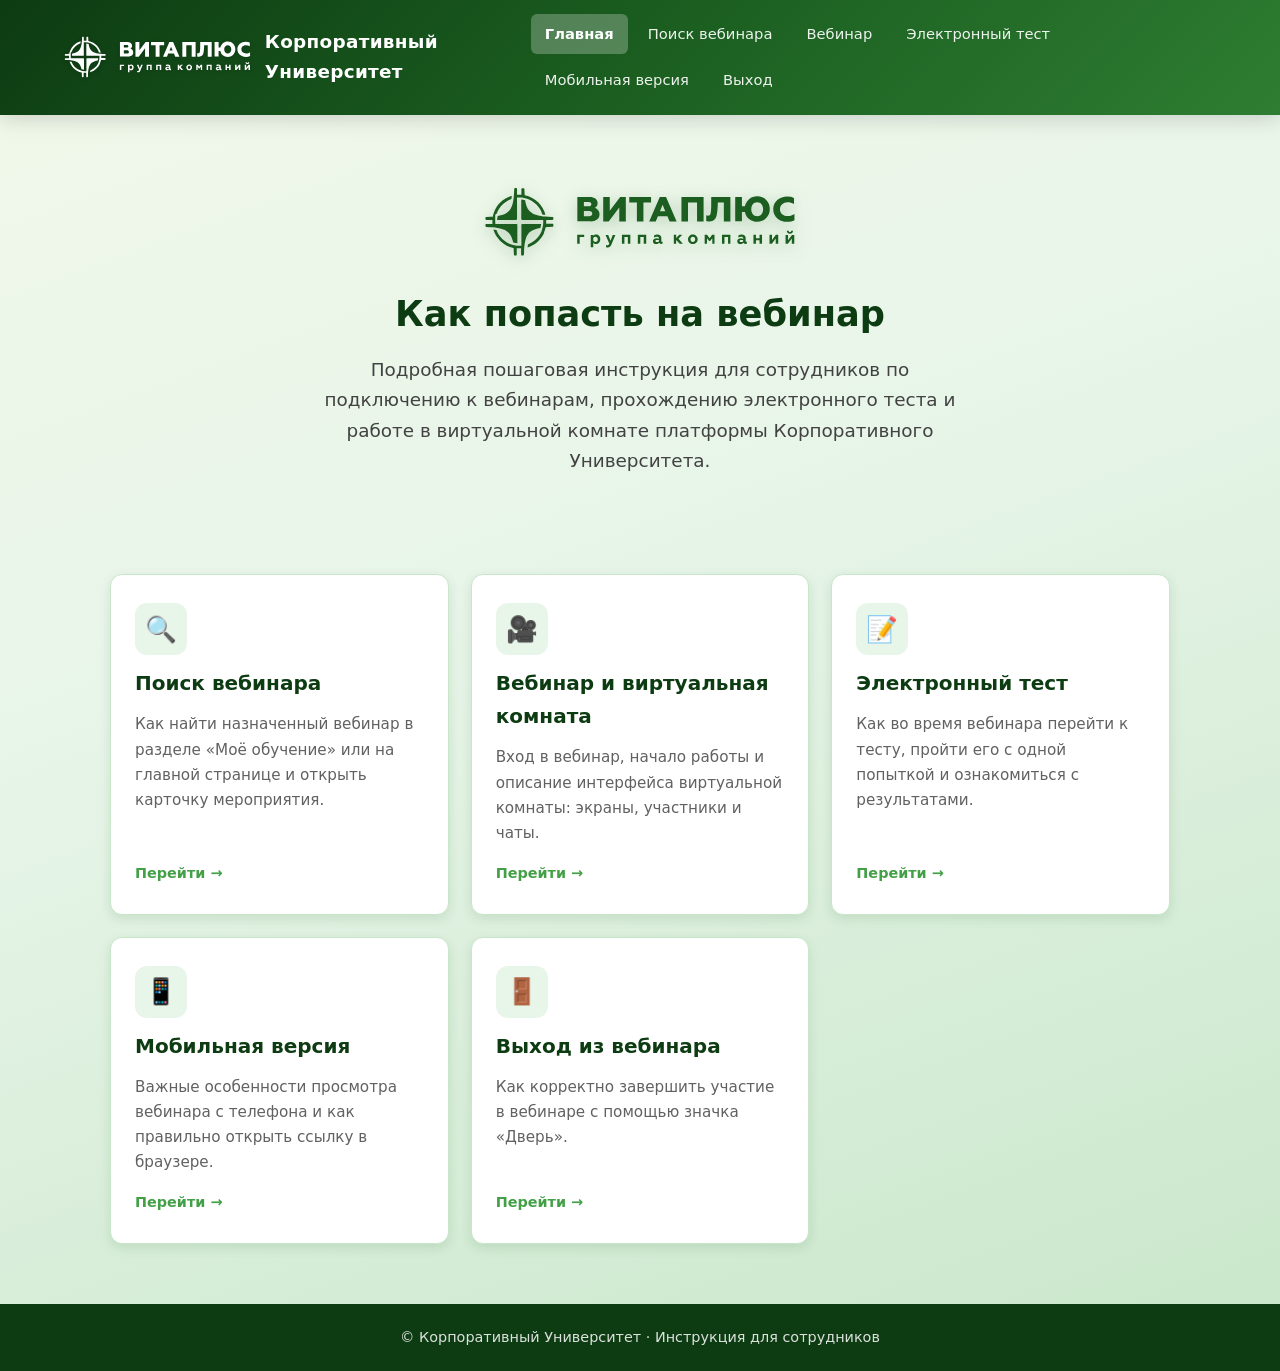
<file: index.html>
<!DOCTYPE html>
<html lang="ru">
<head>
  <meta charset="UTF-8">
  <meta name="viewport" content="width=device-width, initial-scale=1.0">
  <title>Инструкция по работе с вебинарами — Корпоративный Университет</title>
  <link rel="stylesheet" href="styles.css">
</head>
<body>
  <header class="header">
    <div class="header-inner">
      <a href="index.html" class="logo-link">
        <img src="logo.svg" alt="Логотип" class="logo-img">
        <span class="logo-text">Корпоративный Университет</span>
      </a>
      <button class="menu-toggle" aria-label="Меню" onclick="document.querySelector('.nav').classList.toggle('open')">☰</button>
      <nav class="nav">
        <a href="index.html" class="active">Главная</a>
        <a href="search.html">Поиск вебинара</a>
        <a href="webinar.html">Вебинар</a>
        <a href="test.html">Электронный тест</a>
        <a href="mobile.html">Мобильная версия</a>
        <a href="exit.html">Выход</a>
      </nav>
    </div>
  </header>

  <main class="main">
    <section class="hero">
      <img src="logo-green.svg" alt="Корпоративный Университет" class="hero-logo">
      <h1>Как попасть на вебинар</h1>
      <p>Подробная пошаговая инструкция для сотрудников по подключению к вебинарам, прохождению электронного теста и работе в виртуальной комнате платформы Корпоративного Университета.</p>
    </section>

    <div class="sections-grid">
      <a href="search.html" class="section-card">
        <div class="icon">🔍</div>
        <h2>Поиск вебинара</h2>
        <p>Как найти назначенный вебинар в разделе «Моё обучение» или на главной странице и открыть карточку мероприятия.</p>
        <span class="arrow">Перейти →</span>
      </a>

      <a href="webinar.html" class="section-card">
        <div class="icon">🎥</div>
        <h2>Вебинар и виртуальная комната</h2>
        <p>Вход в вебинар, начало работы и описание интерфейса виртуальной комнаты: экраны, участники и чаты.</p>
        <span class="arrow">Перейти →</span>
      </a>

      <a href="test.html" class="section-card">
        <div class="icon">📝</div>
        <h2>Электронный тест</h2>
        <p>Как во время вебинара перейти к тесту, пройти его с одной попыткой и ознакомиться с результатами.</p>
        <span class="arrow">Перейти →</span>
      </a>

      <a href="mobile.html" class="section-card">
        <div class="icon">📱</div>
        <h2>Мобильная версия</h2>
        <p>Важные особенности просмотра вебинара с телефона и как правильно открыть ссылку в браузере.</p>
        <span class="arrow">Перейти →</span>
      </a>

      <a href="exit.html" class="section-card">
        <div class="icon">🚪</div>
        <h2>Выход из вебинара</h2>
        <p>Как корректно завершить участие в вебинаре с помощью значка «Дверь».</p>
        <span class="arrow">Перейти →</span>
      </a>
    </div>
  </main>

  <footer class="footer">
    <p>© Корпоративный Университет · Инструкция для сотрудников</p>
  </footer>

  <script>
    // Close mobile menu on link click
    document.querySelectorAll('.nav a').forEach(a => {
      a.addEventListener('click', () => document.querySelector('.nav').classList.remove('open'));
    });
  </script>
</body>
</html>
</file>
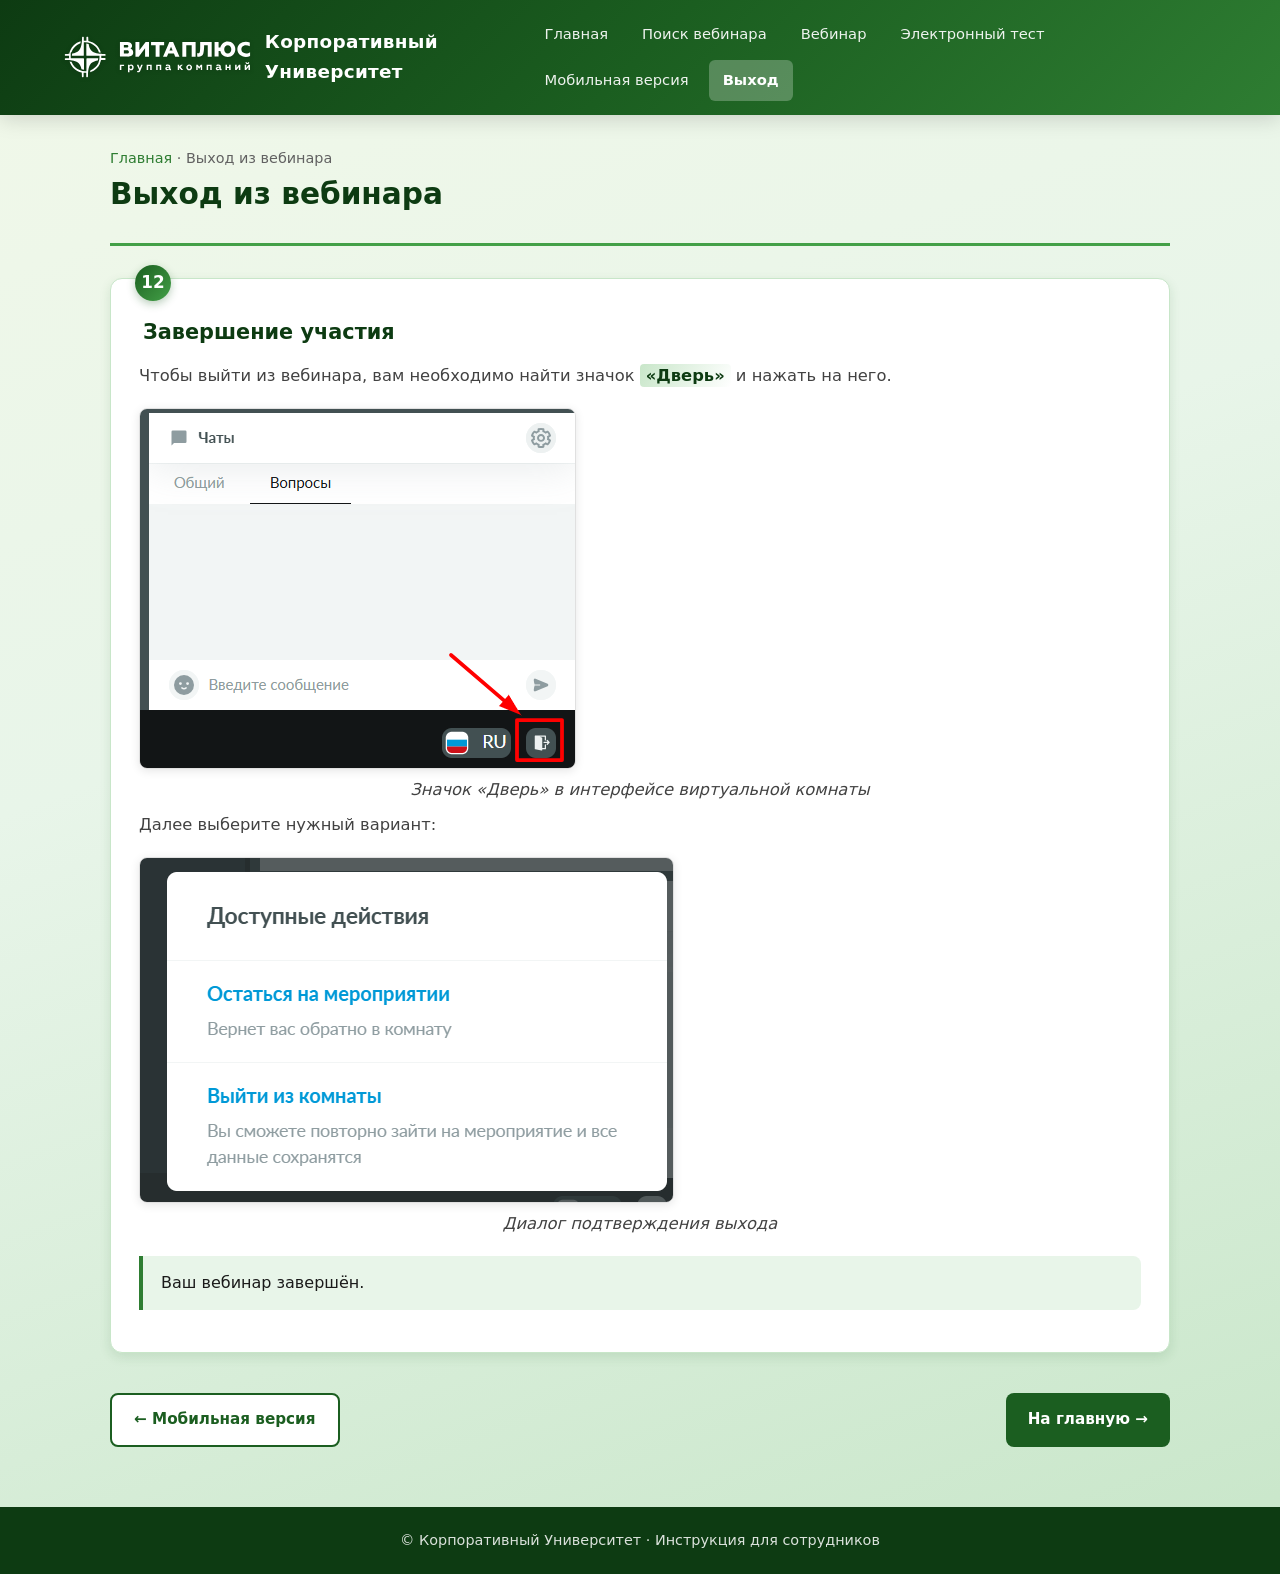
<file: exit.html>
<!DOCTYPE html>
<html lang="ru">
<head>
  <meta charset="UTF-8">
  <meta name="viewport" content="width=device-width, initial-scale=1.0">
  <title>Выход из вебинара — Корпоративный Университет</title>
  <link rel="stylesheet" href="styles.css">
</head>
<body>
  <header class="header">
    <div class="header-inner">
      <a href="index.html" class="logo-link">
        <img src="logo.svg" alt="Логотип" class="logo-img">
        <span class="logo-text">Корпоративный Университет</span>
      </a>
      <button class="menu-toggle" aria-label="Меню" onclick="document.querySelector('.nav').classList.toggle('open')">☰</button>
      <nav class="nav">
        <a href="index.html">Главная</a>
        <a href="search.html">Поиск вебинара</a>
        <a href="webinar.html">Вебинар</a>
        <a href="test.html">Электронный тест</a>
        <a href="mobile.html">Мобильная версия</a>
        <a href="exit.html" class="active">Выход</a>
      </nav>
    </div>
  </header>

  <main class="main">
    <div class="page-header">
      <div class="breadcrumb"><a href="index.html">Главная</a> · Выход из вебинара</div>
      <h1>Выход из вебинара</h1>
    </div>

    <div class="step">
      <div class="step-number">12</div>
      <h2>Завершение участия</h2>
      <p>Чтобы выйти из вебинара, вам необходимо найти значок <span class="highlight">«Дверь»</span> и нажать на него.</p>
      <img src="image14.png" alt="Значок Дверь для выхода">
      <p class="img-caption">Значок «Дверь» в интерфейсе виртуальной комнаты</p>
      <p>Далее выберите нужный вариант:</p>
      <img src="image12.png" alt="Подтверждение выхода из вебинара">
      <p class="img-caption">Диалог подтверждения выхода</p>
      <div class="success">
        Ваш вебинар завершён.
      </div>
    </div>

    <div class="page-nav">
      <a href="mobile.html" class="btn btn-secondary">← Мобильная версия</a>
      <a href="index.html" class="btn btn-primary">На главную →</a>
    </div>
  </main>

  <footer class="footer">
    <p>© Корпоративный Университет · Инструкция для сотрудников</p>
  </footer>

  <script>
    document.querySelectorAll('.nav a').forEach(a => {
      a.addEventListener('click', () => document.querySelector('.nav').classList.remove('open'));
    });
  </script>
</body>
</html>
</file>
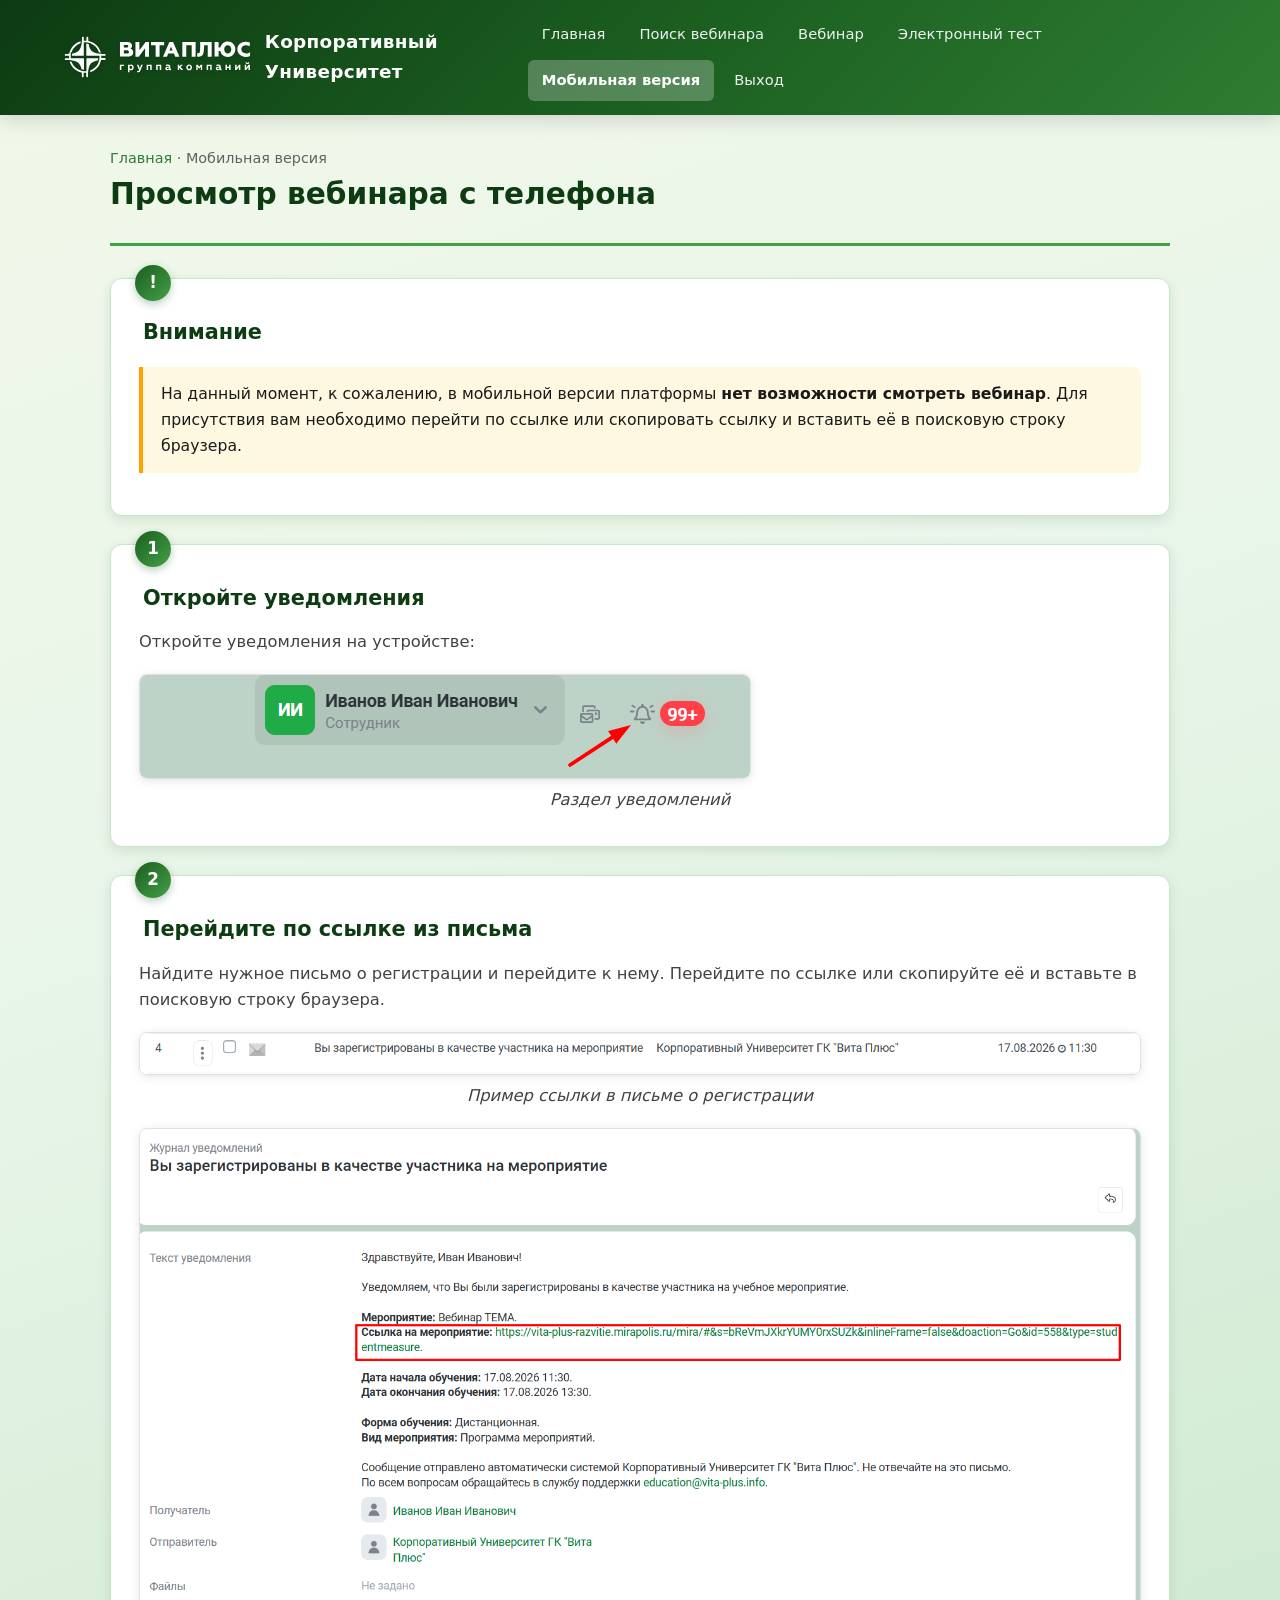
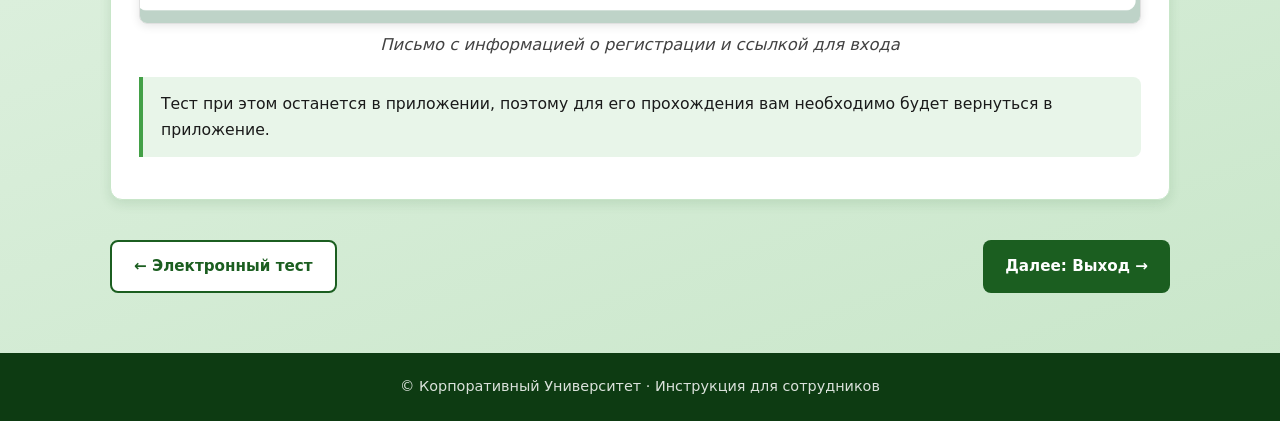
<file: mobile.html>
<!DOCTYPE html>
<html lang="ru">
<head>
  <meta charset="UTF-8">
  <meta name="viewport" content="width=device-width, initial-scale=1.0">
  <title>Мобильная версия — Корпоративный Университет</title>
  <link rel="stylesheet" href="styles.css">
</head>
<body>
  <header class="header">
    <div class="header-inner">
      <a href="index.html" class="logo-link">
        <img src="logo.svg" alt="Логотип" class="logo-img">
        <span class="logo-text">Корпоративный Университет</span>
      </a>
      <button class="menu-toggle" aria-label="Меню" onclick="document.querySelector('.nav').classList.toggle('open')">☰</button>
      <nav class="nav">
        <a href="index.html">Главная</a>
        <a href="search.html">Поиск вебинара</a>
        <a href="webinar.html">Вебинар</a>
        <a href="test.html">Электронный тест</a>
        <a href="mobile.html" class="active">Мобильная версия</a>
        <a href="exit.html">Выход</a>
      </nav>
    </div>
  </header>

  <main class="main">
    <div class="page-header">
      <div class="breadcrumb"><a href="index.html">Главная</a> · Мобильная версия</div>
      <h1>Просмотр вебинара с телефона</h1>
    </div>

    <div class="step">
      <div class="step-number">!</div>
      <h2>Внимание</h2>
      <div class="warning">
        На данный момент, к сожалению, в мобильной версии платформы <strong>нет возможности смотреть вебинар</strong>.
        Для присутствия вам необходимо перейти по ссылке или скопировать ссылку и вставить её в поисковую строку браузера.
      </div>
    </div>

    <div class="step">
      <div class="step-number">1</div>
      <h2>Откройте уведомления</h2>
      <p>Откройте уведомления на устройстве:</p>
      <img src="image6.png" alt="Уведомления на телефоне">
      <p class="img-caption">Раздел уведомлений</p>
    </div>

    <div class="step">
      <div class="step-number">2</div>
      <h2>Перейдите по ссылке из письма</h2>
      <p>Найдите нужное письмо о регистрации и перейдите к нему. Перейдите по ссылке или скопируйте её и вставьте в поисковую строку браузера.</p>
      <img src="image9.png" alt="Ссылка в письме">
      <p class="img-caption">Пример ссылки в письме о регистрации</p>
      <img src="image13.png" alt="Письмо с регистрацией на вебинар">
      <p class="img-caption">Письмо с информацией о регистрации и ссылкой для входа</p>
      <div class="note">
        Тест при этом останется в приложении, поэтому для его прохождения вам необходимо будет вернуться в приложение.
      </div>
    </div>

    <div class="page-nav">
      <a href="test.html" class="btn btn-secondary">← Электронный тест</a>
      <a href="exit.html" class="btn btn-primary">Далее: Выход →</a>
    </div>
  </main>

  <footer class="footer">
    <p>© Корпоративный Университет · Инструкция для сотрудников</p>
  </footer>

  <script>
    document.querySelectorAll('.nav a').forEach(a => {
      a.addEventListener('click', () => document.querySelector('.nav').classList.remove('open'));
    });
  </script>
</body>
</html>
</file>
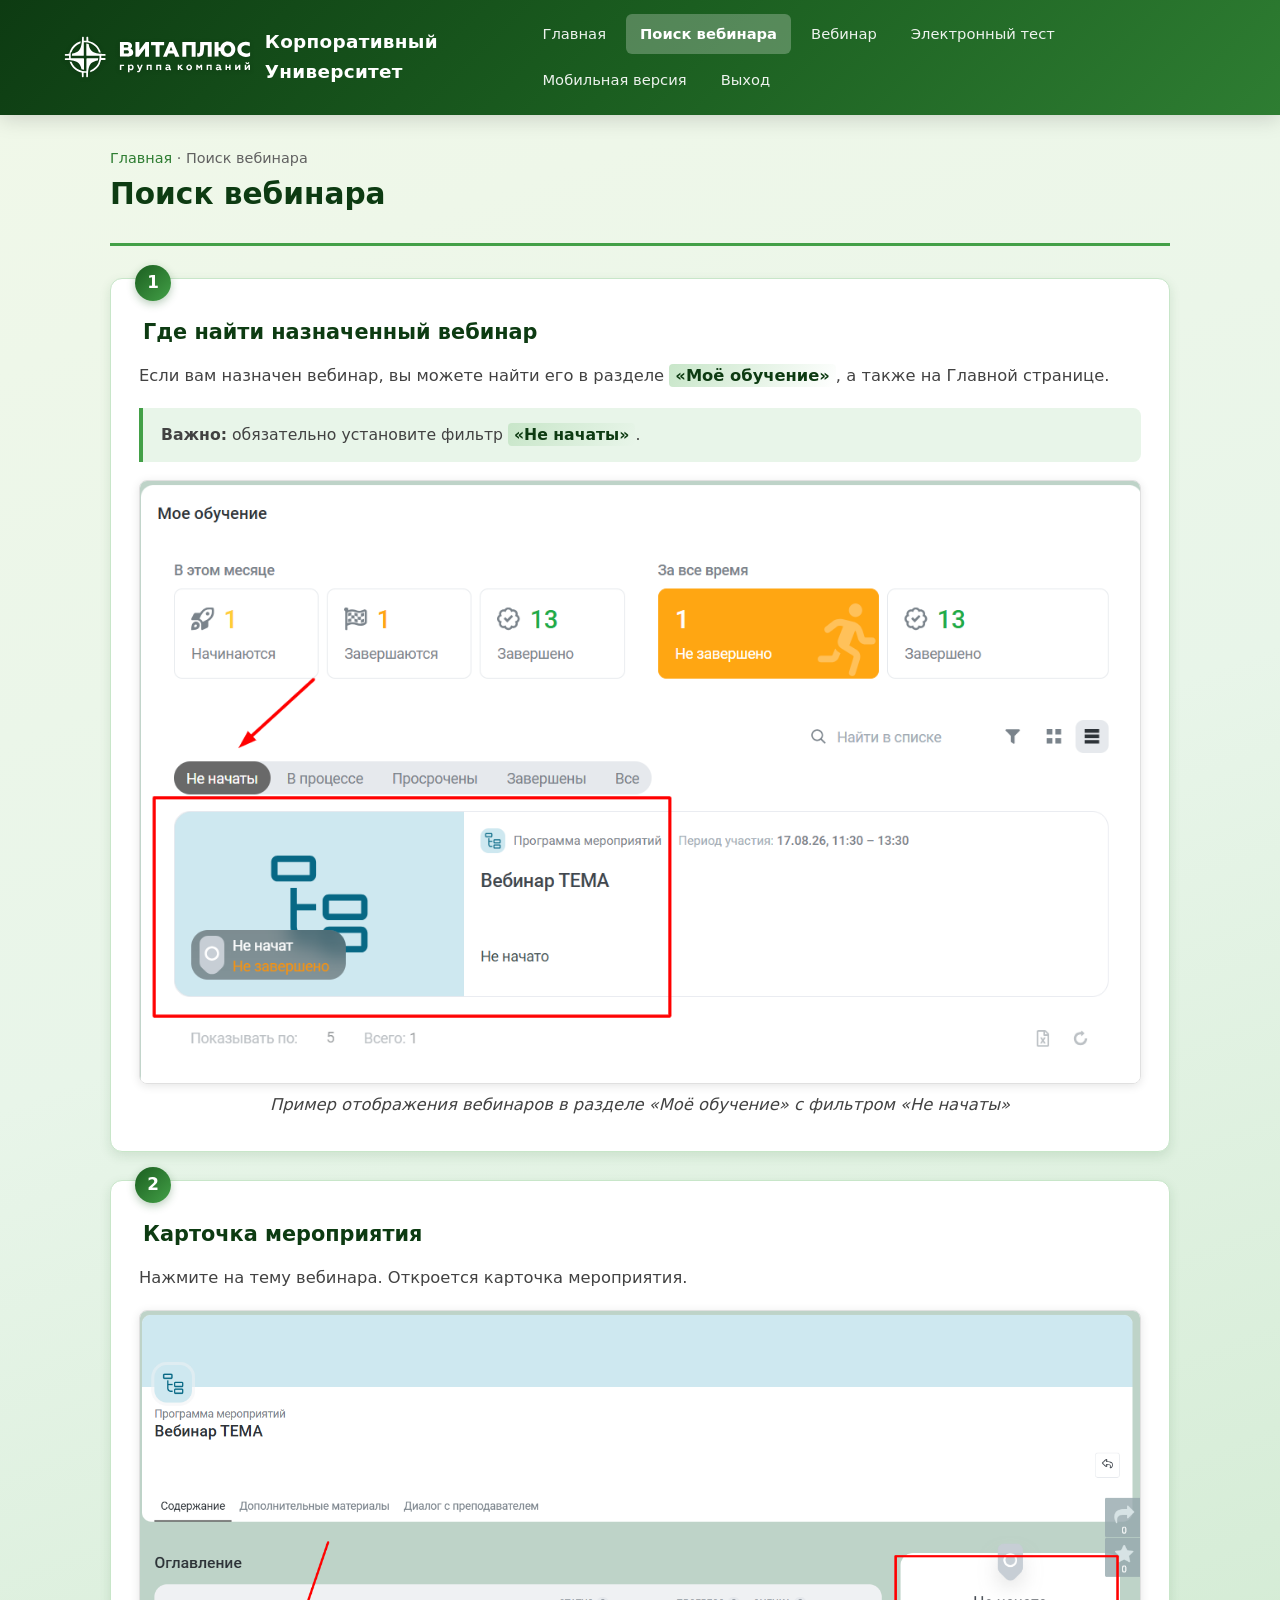
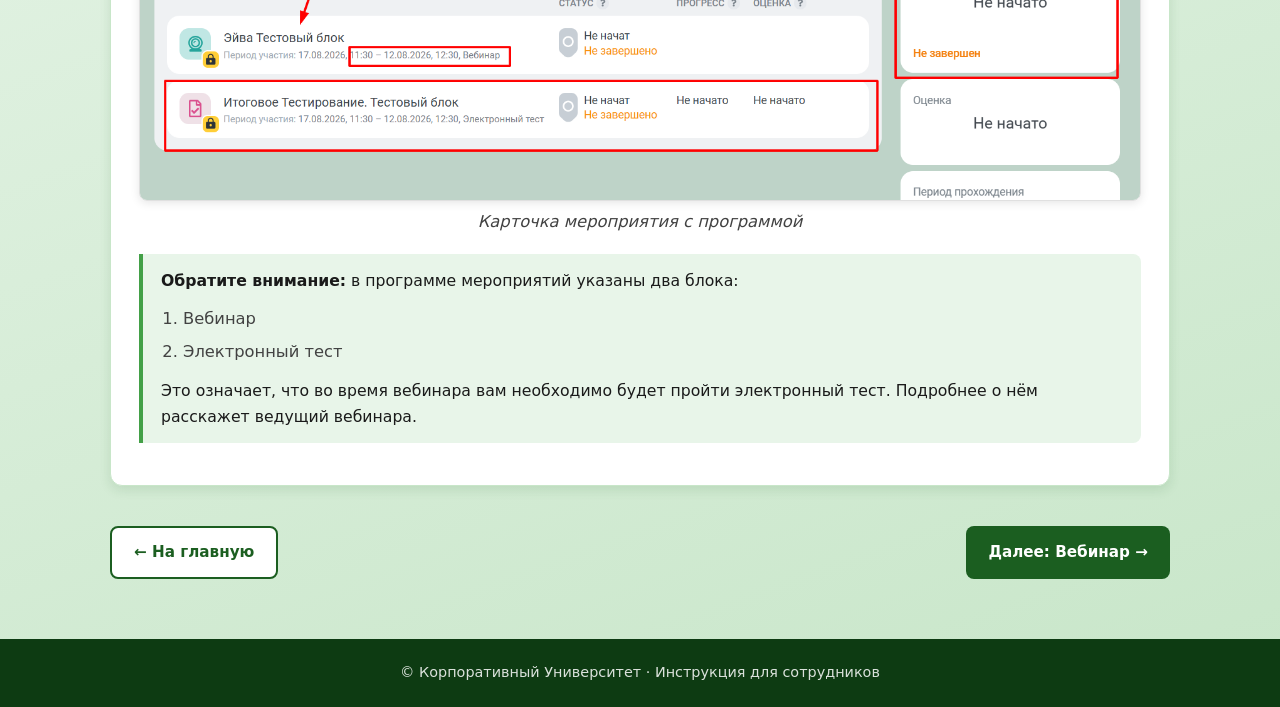
<file: search.html>
<!DOCTYPE html>
<html lang="ru">
<head>
  <meta charset="UTF-8">
  <meta name="viewport" content="width=device-width, initial-scale=1.0">
  <title>Поиск вебинара — Корпоративный Университет</title>
  <link rel="stylesheet" href="styles.css">
</head>
<body>
  <header class="header">
    <div class="header-inner">
      <a href="index.html" class="logo-link">
        <img src="logo.svg" alt="Логотип" class="logo-img">
        <span class="logo-text">Корпоративный Университет</span>
      </a>
      <button class="menu-toggle" aria-label="Меню" onclick="document.querySelector('.nav').classList.toggle('open')">☰</button>
      <nav class="nav">
        <a href="index.html">Главная</a>
        <a href="search.html" class="active">Поиск вебинара</a>
        <a href="webinar.html">Вебинар</a>
        <a href="test.html">Электронный тест</a>
        <a href="mobile.html">Мобильная версия</a>
        <a href="exit.html">Выход</a>
      </nav>
    </div>
  </header>

  <main class="main">
    <div class="page-header">
      <div class="breadcrumb"><a href="index.html">Главная</a> · Поиск вебинара</div>
      <h1>Поиск вебинара</h1>
    </div>

    <div class="step">
      <div class="step-number">1</div>
      <h2>Где найти назначенный вебинар</h2>
      <p>Если вам назначен вебинар, вы можете найти его в разделе <span class="highlight">«Моё обучение»</span>, а также на Главной странице.</p>
      <p class="note"><strong>Важно:</strong> обязательно установите фильтр <span class="highlight">«Не начаты»</span>.</p>
      <img src="image3.png" alt="Раздел Моё обучение с фильтром Не начаты">
      <p class="img-caption">Пример отображения вебинаров в разделе «Моё обучение» с фильтром «Не начаты»</p>
    </div>

    <div class="step">
      <div class="step-number">2</div>
      <h2>Карточка мероприятия</h2>
      <p>Нажмите на тему вебинара. Откроется карточка мероприятия.</p>
      <img src="image7.png" alt="Карточка мероприятия вебинара">
      <p class="img-caption">Карточка мероприятия с программой</p>
      <div class="note">
        <strong>Обратите внимание:</strong> в программе мероприятий указаны два блока:
        <ol>
          <li>Вебинар</li>
          <li>Электронный тест</li>
        </ol>
        Это означает, что во время вебинара вам необходимо будет пройти электронный тест. Подробнее о нём расскажет ведущий вебинара.
      </div>
    </div>

    <div class="page-nav">
      <a href="index.html" class="btn btn-secondary">← На главную</a>
      <a href="webinar.html" class="btn btn-primary">Далее: Вебинар →</a>
    </div>
  </main>

  <footer class="footer">
    <p>© Корпоративный Университет · Инструкция для сотрудников</p>
  </footer>

  <script>
    document.querySelectorAll('.nav a').forEach(a => {
      a.addEventListener('click', () => document.querySelector('.nav').classList.remove('open'));
    });
  </script>
</body>
</html>
</file>
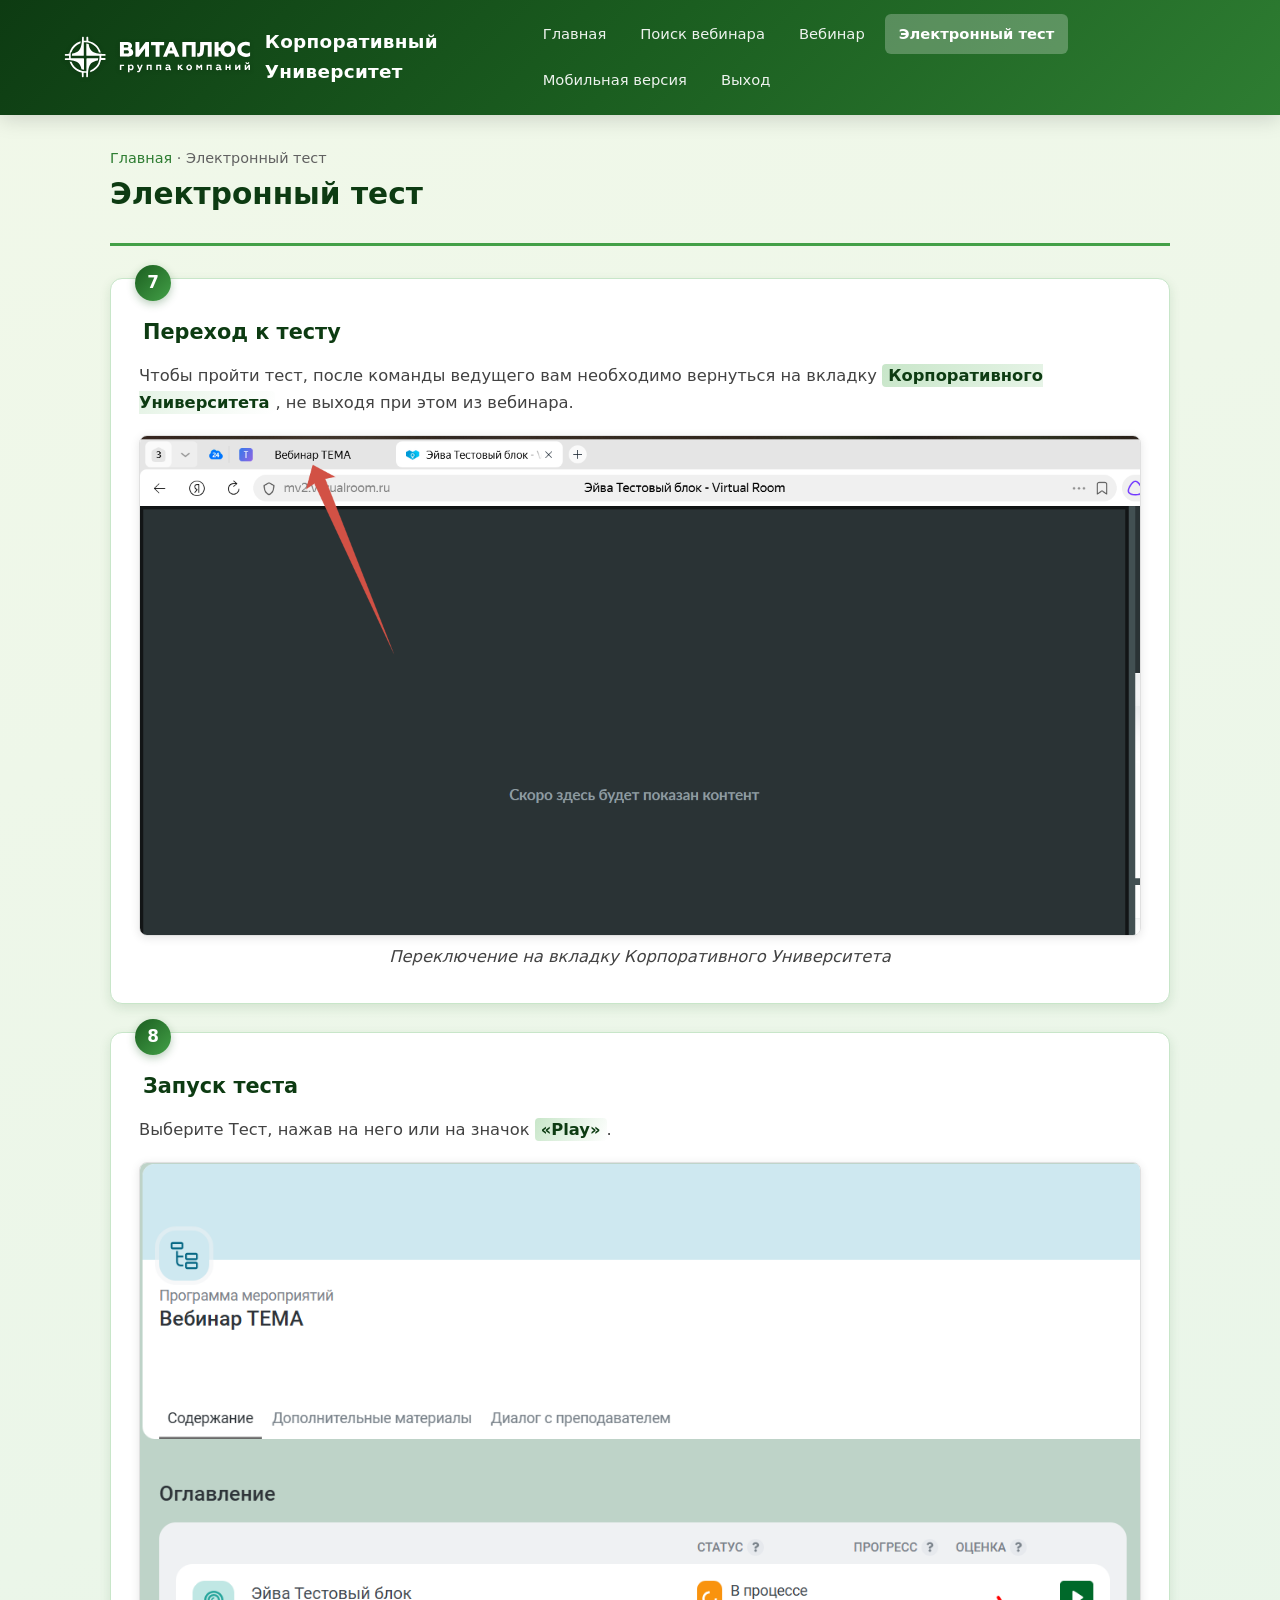
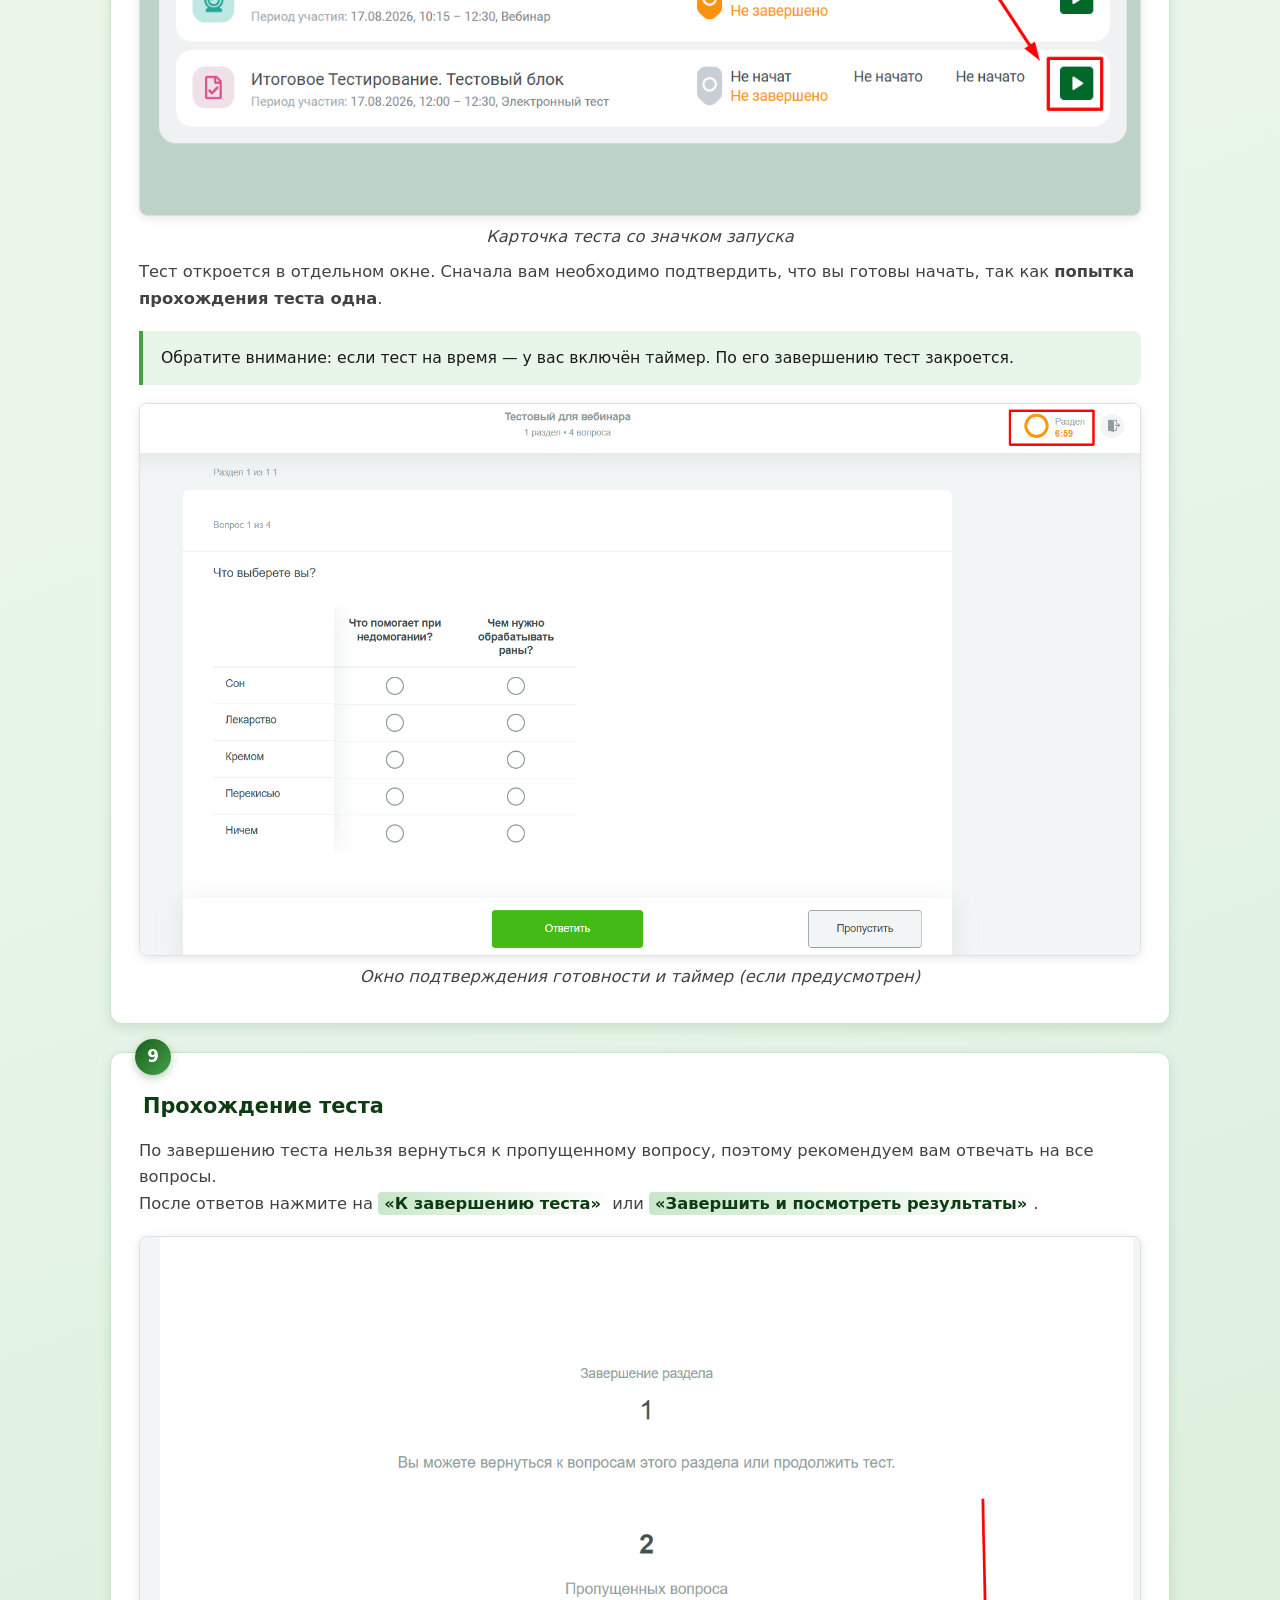
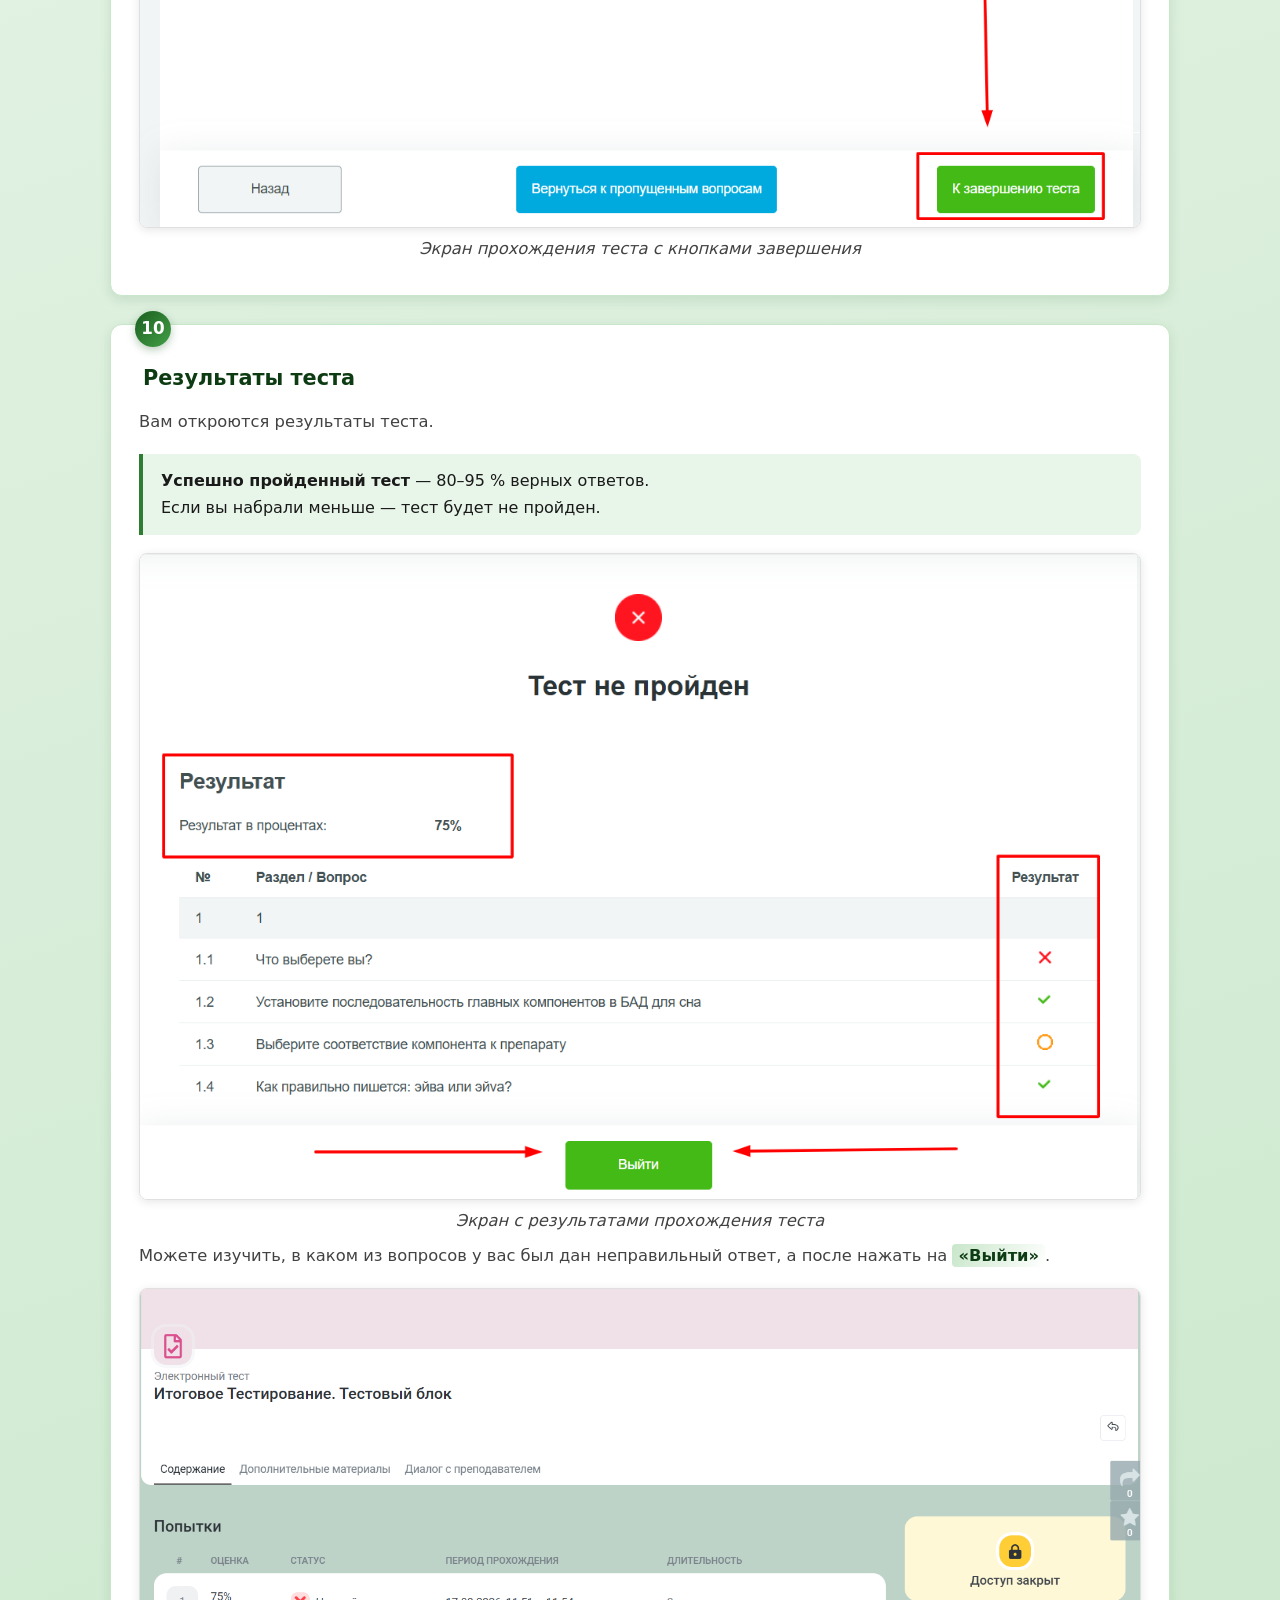
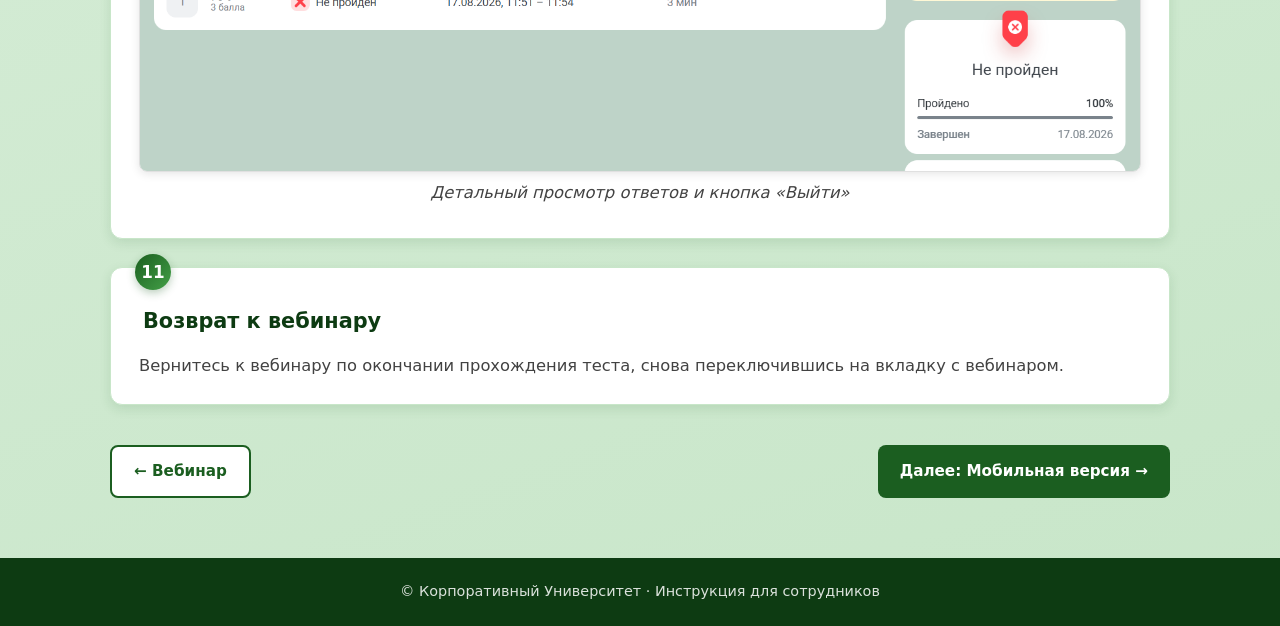
<file: test.html>
<!DOCTYPE html>
<html lang="ru">
<head>
  <meta charset="UTF-8">
  <meta name="viewport" content="width=device-width, initial-scale=1.0">
  <title>Электронный тест — Корпоративный Университет</title>
  <link rel="stylesheet" href="styles.css">
</head>
<body>
  <header class="header">
    <div class="header-inner">
      <a href="index.html" class="logo-link">
        <img src="logo.svg" alt="Логотип" class="logo-img">
        <span class="logo-text">Корпоративный Университет</span>
      </a>
      <button class="menu-toggle" aria-label="Меню" onclick="document.querySelector('.nav').classList.toggle('open')">☰</button>
      <nav class="nav">
        <a href="index.html">Главная</a>
        <a href="search.html">Поиск вебинара</a>
        <a href="webinar.html">Вебинар</a>
        <a href="test.html" class="active">Электронный тест</a>
        <a href="mobile.html">Мобильная версия</a>
        <a href="exit.html">Выход</a>
      </nav>
    </div>
  </header>

  <main class="main">
    <div class="page-header">
      <div class="breadcrumb"><a href="index.html">Главная</a> · Электронный тест</div>
      <h1>Электронный тест</h1>
    </div>

    <div class="step">
      <div class="step-number">7</div>
      <h2>Переход к тесту</h2>
      <p>Чтобы пройти тест, после команды ведущего вам необходимо вернуться на вкладку <span class="highlight">Корпоративного Университета</span>, не выходя при этом из вебинара.</p>
      <img src="image10.png" alt="Вкладка Корпоративного Университета">
      <p class="img-caption">Переключение на вкладку Корпоративного Университета</p>
    </div>

    <div class="step">
      <div class="step-number">8</div>
      <h2>Запуск теста</h2>
      <p>Выберите Тест, нажав на него или на значок <span class="highlight">«Play»</span>.</p>
      <img src="image16.png" alt="Выбор теста и значок Play">
      <p class="img-caption">Карточка теста со значком запуска</p>
      <p>Тест откроется в отдельном окне. Сначала вам необходимо подтвердить, что вы готовы начать, так как <strong>попытка прохождения теста одна</strong>.</p>
      <div class="note">
        Обратите внимание: если тест на время — у вас включён таймер. По его завершению тест закроется.
      </div>
      <img src="image8.png" alt="Подтверждение начала теста и таймер">
      <p class="img-caption">Окно подтверждения готовности и таймер (если предусмотрен)</p>
    </div>

    <div class="step">
      <div class="step-number">9</div>
      <h2>Прохождение теста</h2>
      <p>По завершению теста нельзя вернуться к пропущенному вопросу, поэтому рекомендуем вам отвечать на все вопросы.</p>
      <p>После ответов нажмите на <span class="highlight">«К завершению теста»</span> или <span class="highlight">«Завершить и посмотреть результаты»</span>.</p>
      <img src="image5.png" alt="Интерфейс прохождения теста">
      <p class="img-caption">Экран прохождения теста с кнопками завершения</p>
    </div>

    <div class="step">
      <div class="step-number">10</div>
      <h2>Результаты теста</h2>
      <p>Вам откроются результаты теста.</p>
      <div class="success">
        <strong>Успешно пройденный тест</strong> — 80–95 % верных ответов.<br>
        Если вы набрали меньше — тест будет не пройден.
      </div>
      <img src="image1.png" alt="Результаты теста">
      <p class="img-caption">Экран с результатами прохождения теста</p>
      <p>Можете изучить, в каком из вопросов у вас был дан неправильный ответ, а после нажать на <span class="highlight">«Выйти»</span>.</p>
      <img src="image4.png" alt="Просмотр неправильных ответов и кнопка Выйти">
      <p class="img-caption">Детальный просмотр ответов и кнопка «Выйти»</p>
    </div>

    <div class="step">
      <div class="step-number">11</div>
      <h2>Возврат к вебинару</h2>
      <p>Вернитесь к вебинару по окончании прохождения теста, снова переключившись на вкладку с вебинаром.</p>
    </div>

    <div class="page-nav">
      <a href="webinar.html" class="btn btn-secondary">← Вебинар</a>
      <a href="mobile.html" class="btn btn-primary">Далее: Мобильная версия →</a>
    </div>
  </main>

  <footer class="footer">
    <p>© Корпоративный Университет · Инструкция для сотрудников</p>
  </footer>

  <script>
    document.querySelectorAll('.nav a').forEach(a => {
      a.addEventListener('click', () => document.querySelector('.nav').classList.remove('open'));
    });
  </script>
</body>
</html>
</file>
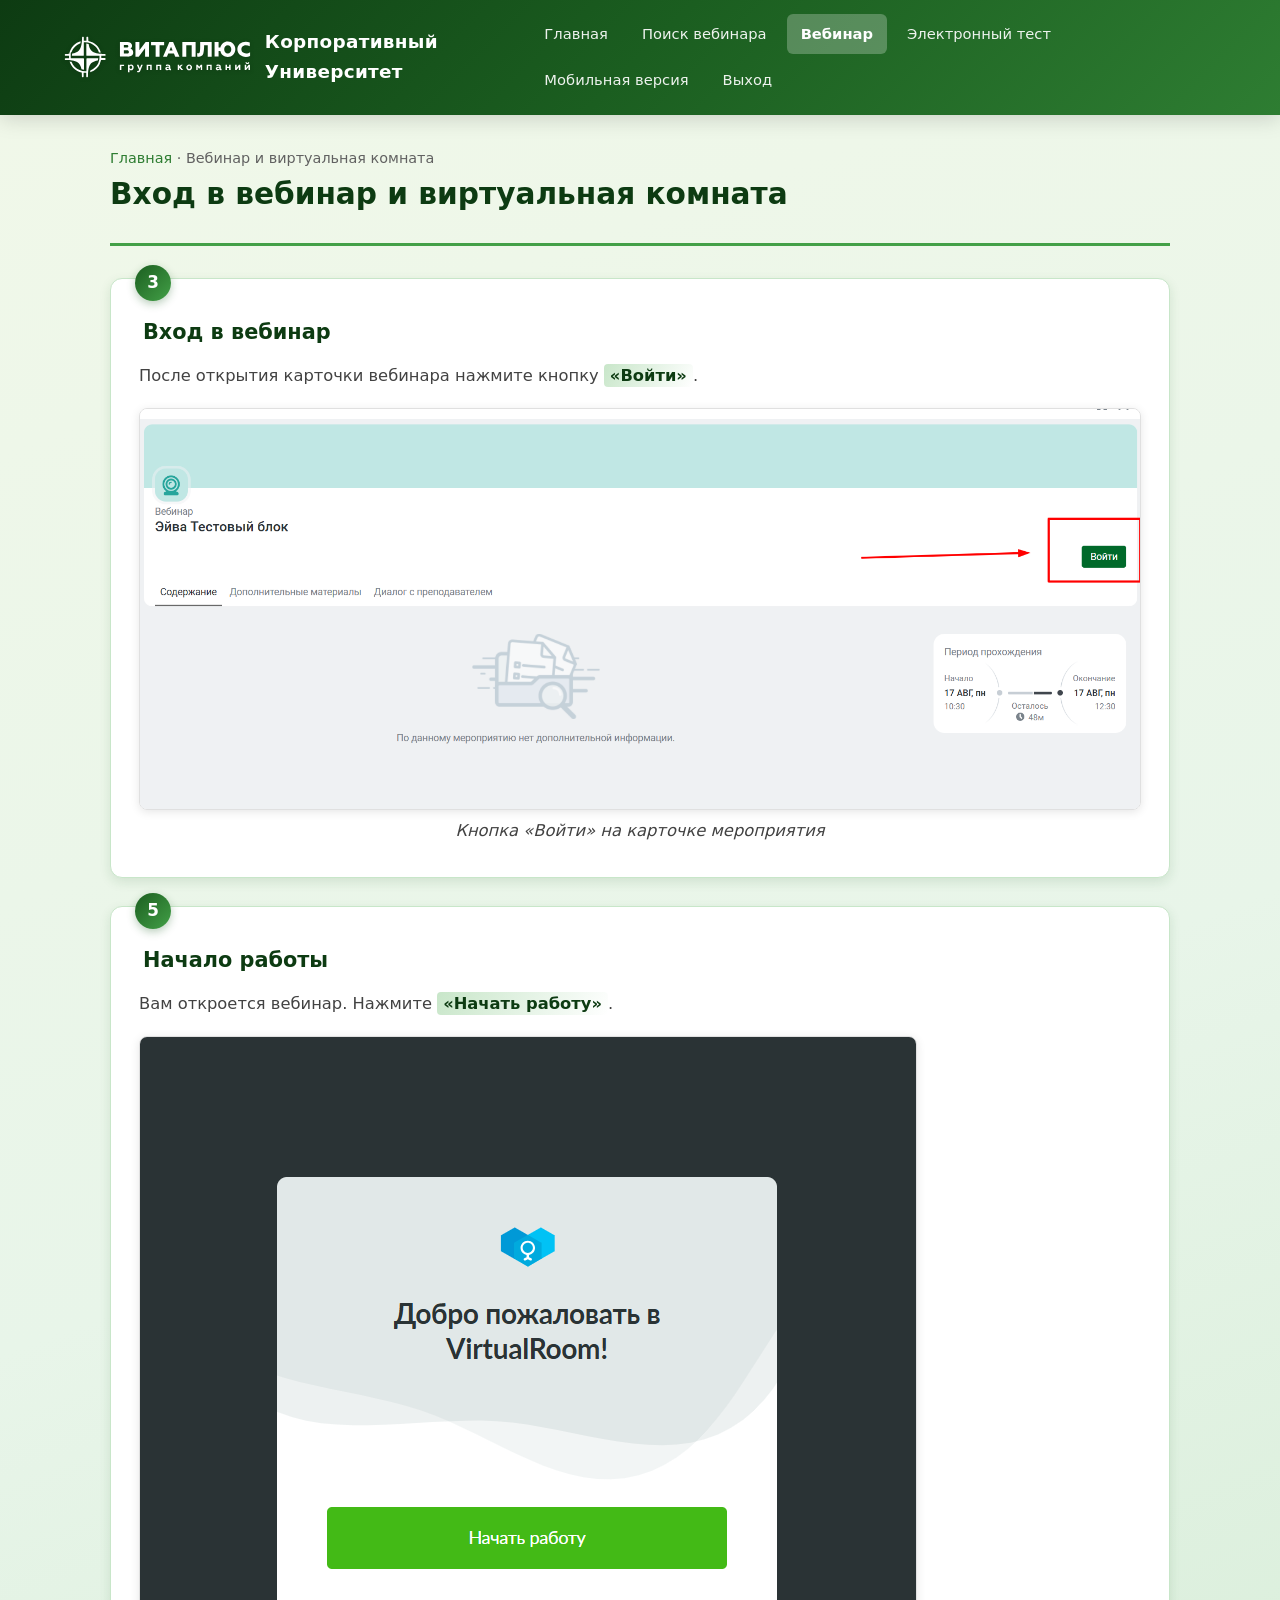
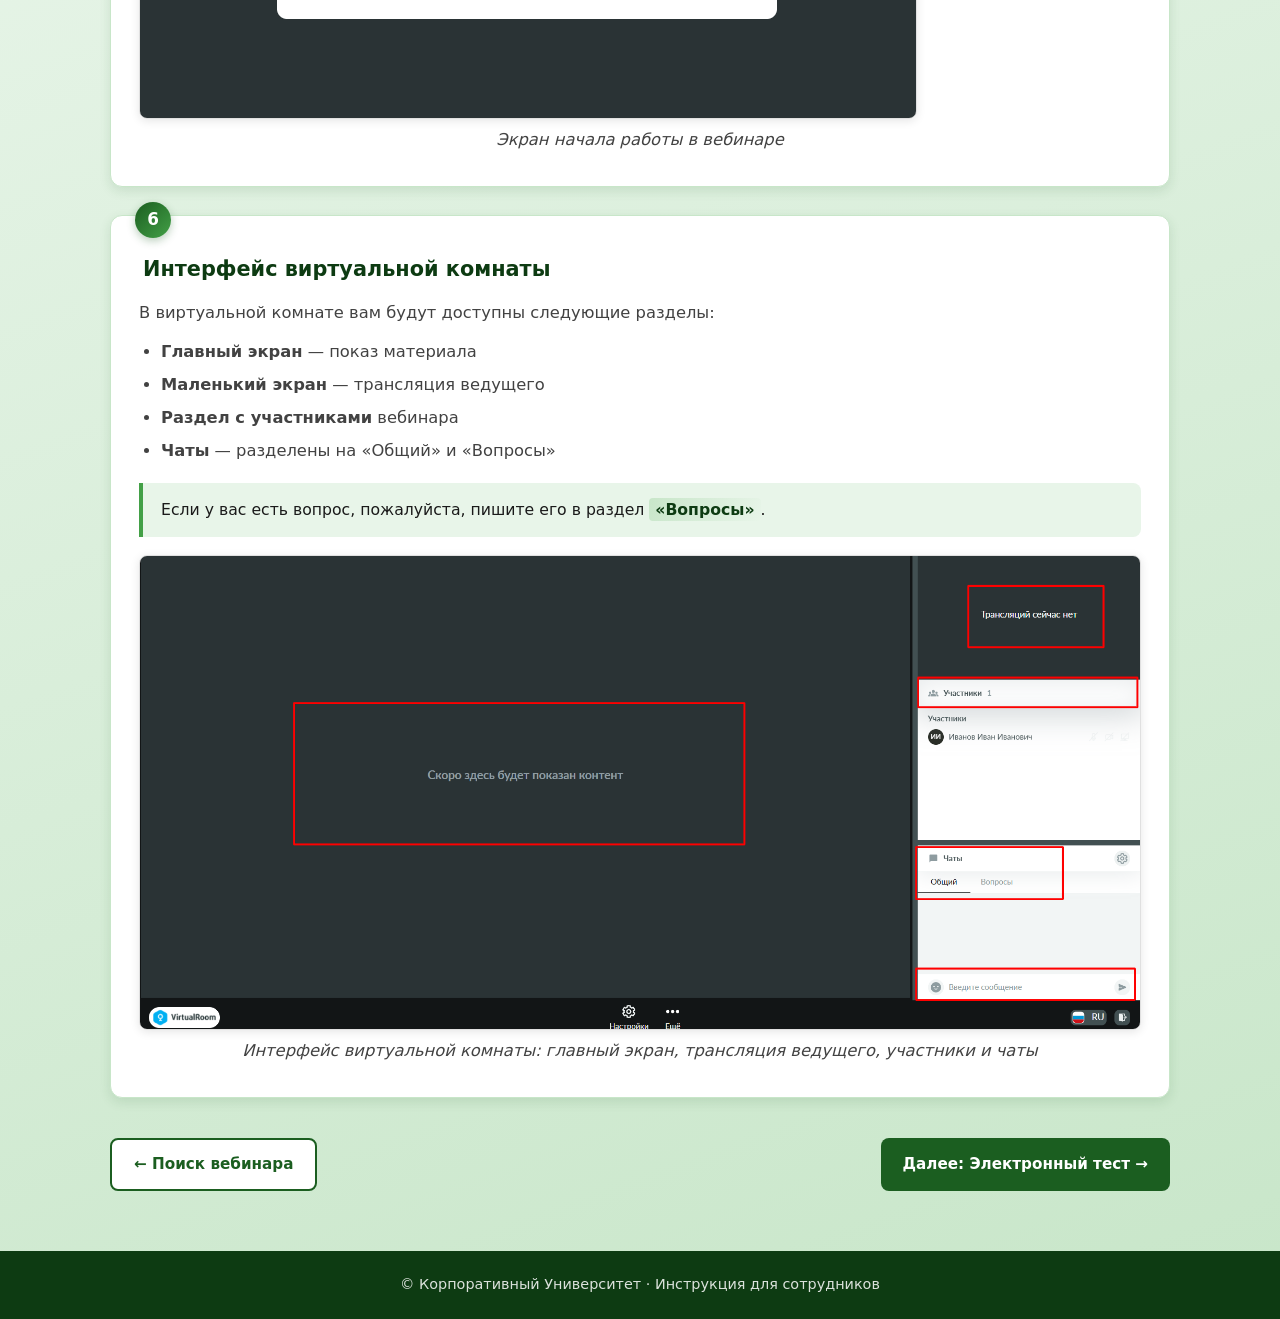
<file: webinar.html>
<!DOCTYPE html>
<html lang="ru">
<head>
  <meta charset="UTF-8">
  <meta name="viewport" content="width=device-width, initial-scale=1.0">
  <title>Вебинар и виртуальная комната — Корпоративный Университет</title>
  <link rel="stylesheet" href="styles.css">
</head>
<body>
  <header class="header">
    <div class="header-inner">
      <a href="index.html" class="logo-link">
        <img src="logo.svg" alt="Логотип" class="logo-img">
        <span class="logo-text">Корпоративный Университет</span>
      </a>
      <button class="menu-toggle" aria-label="Меню" onclick="document.querySelector('.nav').classList.toggle('open')">☰</button>
      <nav class="nav">
        <a href="index.html">Главная</a>
        <a href="search.html">Поиск вебинара</a>
        <a href="webinar.html" class="active">Вебинар</a>
        <a href="test.html">Электронный тест</a>
        <a href="mobile.html">Мобильная версия</a>
        <a href="exit.html">Выход</a>
      </nav>
    </div>
  </header>

  <main class="main">
    <div class="page-header">
      <div class="breadcrumb"><a href="index.html">Главная</a> · Вебинар и виртуальная комната</div>
      <h1>Вход в вебинар и виртуальная комната</h1>
    </div>

    <div class="step">
      <div class="step-number">3</div>
      <h2>Вход в вебинар</h2>
      <p>После открытия карточки вебинара нажмите кнопку <span class="highlight">«Войти»</span>.</p>
      <img src="image15.png" alt="Кнопка Войти на карточке вебинара">
      <p class="img-caption">Кнопка «Войти» на карточке мероприятия</p>
    </div>

    <div class="step">
      <div class="step-number">5</div>
      <h2>Начало работы</h2>
      <p>Вам откроется вебинар. Нажмите <span class="highlight">«Начать работу»</span>.</p>
      <img src="image11.png" alt="Кнопка Начать работу">
      <p class="img-caption">Экран начала работы в вебинаре</p>
    </div>

    <div class="step">
      <div class="step-number">6</div>
      <h2>Интерфейс виртуальной комнаты</h2>
      <p>В виртуальной комнате вам будут доступны следующие разделы:</p>
      <ul>
        <li><strong>Главный экран</strong> — показ материала</li>
        <li><strong>Маленький экран</strong> — трансляция ведущего</li>
        <li><strong>Раздел с участниками</strong> вебинара</li>
        <li><strong>Чаты</strong> — разделены на «Общий» и «Вопросы»</li>
      </ul>
      <div class="note">
        Если у вас есть вопрос, пожалуйста, пишите его в раздел <span class="highlight">«Вопросы»</span>.
      </div>
      <img src="image2.png" alt="Виртуальная комната вебинара">
      <p class="img-caption">Интерфейс виртуальной комнаты: главный экран, трансляция ведущего, участники и чаты</p>
    </div>

    <div class="page-nav">
      <a href="search.html" class="btn btn-secondary">← Поиск вебинара</a>
      <a href="test.html" class="btn btn-primary">Далее: Электронный тест →</a>
    </div>
  </main>

  <footer class="footer">
    <p>© Корпоративный Университет · Инструкция для сотрудников</p>
  </footer>

  <script>
    document.querySelectorAll('.nav a').forEach(a => {
      a.addEventListener('click', () => document.querySelector('.nav').classList.remove('open'));
    });
  </script>
</body>
</html>
</file>
<file: styles.css>
/* Корпоративный Университет — Инструкция по вебинарам
   Green professional theme */

:root {
  --primary: #1B5E20;
  --primary-dark: #0D3B12;
  --primary-light: #2E7D32;
  --accent: #43A047;
  --accent-hover: #388E3C;
  --light-bg: #E8F5E9;
  --lighter-bg: #F1F8E9;
  --card-bg: #FFFFFF;
  --text: #1A1A1A;
  --text-secondary: #424242;
  --text-muted: #616161;
  --border: #C8E6C9;
  --shadow: 0 4px 12px rgba(27, 94, 32, 0.12);
  --shadow-hover: 0 8px 24px rgba(27, 94, 32, 0.18);
  --radius: 12px;
  --radius-sm: 8px;
  --transition: all 0.25s ease;
}

* {
  margin: 0;
  padding: 0;
  box-sizing: border-box;
}

html {
  scroll-behavior: smooth;
}

body {
  font-family: 'Segoe UI', system-ui, -apple-system, BlinkMacSystemFont, Roboto, 'Helvetica Neue', Arial, sans-serif;
  background: linear-gradient(160deg, #F1F8E9 0%, #E8F5E9 40%, #C8E6C9 100%);
  color: var(--text);
  line-height: 1.65;
  min-height: 100vh;
  display: flex;
  flex-direction: column;
}

/* Header */
.header {
  background: linear-gradient(135deg, var(--primary-dark) 0%, var(--primary) 50%, var(--primary-light) 100%);
  color: white;
  padding: 0;
  box-shadow: 0 4px 20px rgba(0,0,0,0.15);
  position: sticky;
  top: 0;
  z-index: 1000;
}

.header-inner {
  max-width: 1200px;
  margin: 0 auto;
  padding: 14px 24px;
  display: flex;
  align-items: center;
  justify-content: space-between;
  gap: 20px;
}

.logo-link {
  display: flex;
  align-items: center;
  text-decoration: none;
  gap: 14px;
}

.logo-img {
  height: 42px;
  width: auto;
  filter: drop-shadow(0 1px 2px rgba(0,0,0,0.2));
}

.logo-text {
  font-size: 1.15rem;
  font-weight: 600;
  color: white;
  letter-spacing: 0.3px;
}

.nav {
  display: flex;
  gap: 6px;
  flex-wrap: wrap;
  align-items: center;
}

.nav a {
  color: rgba(255,255,255,0.92);
  text-decoration: none;
  padding: 8px 14px;
  border-radius: 6px;
  font-size: 0.92rem;
  font-weight: 500;
  transition: var(--transition);
}

.nav a:hover,
.nav a.active {
  background: rgba(255,255,255,0.18);
  color: white;
}

.nav a.active {
  background: rgba(255,255,255,0.25);
  font-weight: 600;
}

/* Mobile menu toggle */
.menu-toggle {
  display: none;
  background: rgba(255,255,255,0.15);
  border: none;
  color: white;
  font-size: 1.5rem;
  width: 44px;
  height: 44px;
  border-radius: 8px;
  cursor: pointer;
  align-items: center;
  justify-content: center;
}

/* Main content */
.main {
  flex: 1;
  max-width: 1100px;
  width: 100%;
  margin: 0 auto;
  padding: 32px 20px 60px;
}

/* Hero on index */
.hero {
  text-align: center;
  padding: 40px 20px 50px;
  margin-bottom: 20px;
}

.hero-logo {
  height: 70px;
  margin-bottom: 20px;
  filter: drop-shadow(0 4px 8px rgba(27,94,32,0.25));
}

.hero h1 {
  font-size: 2.2rem;
  color: var(--primary-dark);
  margin-bottom: 12px;
  font-weight: 700;
}

.hero p {
  font-size: 1.15rem;
  color: var(--text-secondary);
  max-width: 640px;
  margin: 0 auto 28px;
}

/* Section cards on index */
.sections-grid {
  display: grid;
  grid-template-columns: repeat(auto-fit, minmax(280px, 1fr));
  gap: 22px;
  margin-top: 10px;
}

.section-card {
  background: var(--card-bg);
  border-radius: var(--radius);
  padding: 28px 24px;
  box-shadow: var(--shadow);
  transition: var(--transition);
  border: 1px solid var(--border);
  text-decoration: none;
  color: inherit;
  display: flex;
  flex-direction: column;
  gap: 12px;
}

.section-card:hover {
  transform: translateY(-4px);
  box-shadow: var(--shadow-hover);
  border-color: var(--accent);
}

.section-card .icon {
  width: 52px;
  height: 52px;
  background: var(--light-bg);
  border-radius: 12px;
  display: flex;
  align-items: center;
  justify-content: center;
  font-size: 1.6rem;
  color: var(--primary);
}

.section-card h2 {
  font-size: 1.25rem;
  color: var(--primary-dark);
  font-weight: 650;
}

.section-card p {
  font-size: 0.95rem;
  color: var(--text-muted);
  flex: 1;
}

.section-card .arrow {
  color: var(--accent);
  font-weight: 600;
  font-size: 0.9rem;
  margin-top: 4px;
}

/* Page title */
.page-header {
  margin-bottom: 32px;
  padding-bottom: 16px;
  border-bottom: 3px solid var(--accent);
}

.page-header h1 {
  font-size: 1.85rem;
  color: var(--primary-dark);
  margin-bottom: 8px;
}

.page-header .breadcrumb {
  font-size: 0.9rem;
  color: var(--text-muted);
}

.page-header .breadcrumb a {
  color: var(--primary-light);
  text-decoration: none;
}

.page-header .breadcrumb a:hover {
  text-decoration: underline;
}

/* Step blocks */
.step {
  background: var(--card-bg);
  border-radius: var(--radius);
  padding: 28px 28px 24px;
  margin-bottom: 28px;
  box-shadow: var(--shadow);
  border: 1px solid var(--border);
  position: relative;
}

.step-number {
  position: absolute;
  top: -14px;
  left: 24px;
  background: linear-gradient(135deg, var(--primary) , var(--accent));
  color: white;
  width: 36px;
  height: 36px;
  border-radius: 50%;
  display: flex;
  align-items: center;
  justify-content: center;
  font-weight: 700;
  font-size: 1.05rem;
  box-shadow: 0 3px 8px rgba(27,94,32,0.3);
}

.step h2 {
  font-size: 1.3rem;
  color: var(--primary-dark);
  margin: 8px 0 14px;
  padding-left: 4px;
}

.step p, .step li {
  color: var(--text-secondary);
  font-size: 1.02rem;
}

.step ul, .step ol {
  margin: 12px 0 12px 22px;
}

.step li {
  margin-bottom: 6px;
}

.step .note {
  background: var(--light-bg);
  border-left: 4px solid var(--accent);
  padding: 14px 18px;
  margin: 18px 0;
  border-radius: 0 var(--radius-sm) var(--radius-sm) 0;
  font-size: 0.98rem;
}

.step .warning {
  background: #FFF8E1;
  border-left: 4px solid #FFA000;
  padding: 14px 18px;
  margin: 18px 0;
  border-radius: 0 var(--radius-sm) var(--radius-sm) 0;
  font-size: 0.98rem;
}

.step .success {
  background: #E8F5E9;
  border-left: 4px solid #2E7D32;
  padding: 14px 18px;
  margin: 18px 0;
  border-radius: 0 var(--radius-sm) var(--radius-sm) 0;
}

.step img {
  max-width: 100%;
  height: auto;
  border-radius: var(--radius-sm);
  margin: 18px 0 8px;
  box-shadow: 0 2px 10px rgba(0,0,0,0.1);
  border: 1px solid #E0E0E0;
  display: block;
}

.img-caption {
  font-size: 0.88rem;
  color: var(--text-muted);
  text-align: center;
  margin-bottom: 8px;
  font-style: italic;
}

/* Highlight important */
.highlight {
  background: linear-gradient(120deg, #C8E6C9 0%, transparent 100%);
  padding: 2px 6px;
  border-radius: 4px;
  font-weight: 600;
  color: var(--primary-dark);
}

/* Footer */
.footer {
  background: var(--primary-dark);
  color: rgba(255,255,255,0.85);
  text-align: center;
  padding: 22px 20px;
  font-size: 0.9rem;
  margin-top: auto;
}

.footer a {
  color: #A5D6A7;
  text-decoration: none;
}

.footer a:hover {
  text-decoration: underline;
}

/* Navigation buttons between pages */
.page-nav {
  display: flex;
  justify-content: space-between;
  gap: 16px;
  margin-top: 40px;
  flex-wrap: wrap;
}

.btn {
  display: inline-flex;
  align-items: center;
  gap: 8px;
  padding: 12px 22px;
  border-radius: 8px;
  font-weight: 600;
  font-size: 0.95rem;
  text-decoration: none;
  transition: var(--transition);
  border: none;
  cursor: pointer;
}

.btn-primary {
  background: var(--primary);
  color: white;
}

.btn-primary:hover {
  background: var(--primary-dark);
  transform: translateY(-1px);
  box-shadow: 0 4px 12px rgba(27,94,32,0.3);
}

.btn-secondary {
  background: white;
  color: var(--primary);
  border: 2px solid var(--primary);
}

.btn-secondary:hover {
  background: var(--light-bg);
}

/* Responsive */
@media (max-width: 860px) {
  .menu-toggle {
    display: flex;
  }

  .nav {
    display: none;
    position: absolute;
    top: 100%;
    left: 0;
    right: 0;
    background: var(--primary-dark);
    flex-direction: column;
    padding: 12px;
    gap: 4px;
    box-shadow: 0 8px 20px rgba(0,0,0,0.2);
  }

  .nav.open {
    display: flex;
  }

  .nav a {
    padding: 12px 16px;
    border-radius: 6px;
  }

  .header-inner {
    position: relative;
  }

  .hero h1 {
    font-size: 1.7rem;
  }

  .step {
    padding: 24px 18px 20px;
  }

  .logo-text {
    display: none;
  }
}

@media (max-width: 500px) {
  .main {
    padding: 24px 14px 50px;
  }

  .hero {
    padding: 24px 10px 36px;
  }

  .page-header h1 {
    font-size: 1.5rem;
  }
}

/* Utility */
.text-center { text-align: center; }
.mt-2 { margin-top: 16px; }
.mb-2 { margin-bottom: 16px; }
</file>
